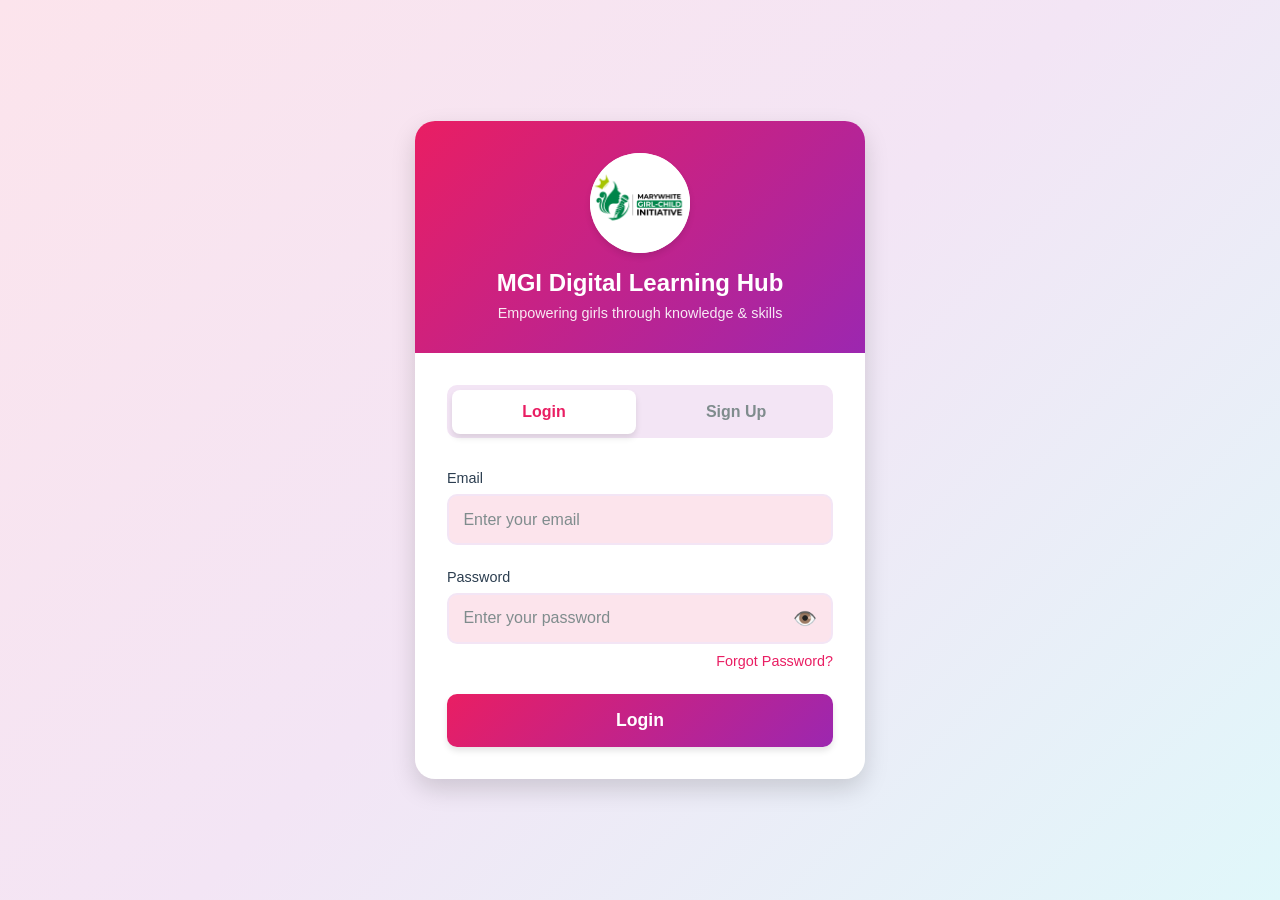
<file: index.html>
<!DOCTYPE html>
<html lang="en">
<head>
    <meta charset="UTF-8">
    <meta name="viewport" content="width=device-width, initial-scale=1.0">
    <title>MGI Digital Learning Hub - Login</title>
    <link rel="stylesheet" href="indexstyle.css">           
</head>
<body>
    <div class="auth-container">
        <div class="auth-header">
            <div class="logo-section">
                <div class="logo">
                    <img src="MGI-LOGO.jpg" alt="MGI Logo" class="logo-img">
                </div>
            </div>
            <h1>MGI Digital Learning Hub</h1>
            <p>Empowering girls through knowledge & skills</p>
        </div>

        <div class="auth-body">
            <div class="tab-buttons">
                <button class="tab-btn active" data-tab="login">Login</button>
                <button class="tab-btn" data-tab="signup">Sign Up</button>
            </div>

            

            <!-- Login Form -->
            <div class="form-container active" id="login-form">
                <form id="loginForm">
                    <div class="form-group">
                        <label for="login-email">Email</label>
                        <input type="email" id="login-email" name="email" placeholder="Enter your email" required>
                    </div>

                    <div class="form-group">
                        <label for="login-password">Password</label>
                        <div class="password-wrapper">
                            <input type="password" id="login-password" name="password" placeholder="Enter your password" required>
                            <button type="button" class="toggle-password" data-target="login-password">👁️</button>
                        </div>
                        <div class="forgot-password">
                            <a id="forgot-password-link">Forgot Password?</a>
                        </div>
                    </div>

                    <button type="submit" class="submit-btn" id="login-btn">
                        <span class="btn-text">Login</span>
                    </button>
                </form>
            </div>

            <!-- Signup Form -->
            <div class="form-container" id="signup-form">
                <form id="signupForm">
                    <div class="form-row">
                        <div class="form-group">
                            <label for="first-name">First Name</label>
                            <input type="text" id="first-name" name="firstName" placeholder="First name" required>
                        </div>

                        <div class="form-group">
                            <label for="last-name">Last Name</label>
                            <input type="text" id="last-name" name="lastName" placeholder="Last name" required>
                        </div>
                    </div>

                    <div class="form-group">
                        <label for="signup-email">Email</label>
                        <input type="email" id="signup-email" name="email" placeholder="Enter your email" required>
                    </div>

                    <div class="form-group">
                        <label for="signup-password">Password</label>
                        <div class="password-wrapper">
                            <input type="password" id="signup-password" name="password" placeholder="Create a password" required minlength="8">
                            <button type="button" class="toggle-password" data-target="signup-password">👁️</button>
                        </div>
                    </div>

                    <div class="form-group">
                        <label for="dob">Date of Birth</label>
                        <div class="dob-container">
                            <div class="dob-select">
                                <select id="dob-month" name="dobMonth" required>
                                    <option value="">Month</option>
                                    <option value="01">January</option>
                                    <option value="02">February</option>
                                    <option value="03">March</option>
                                    <option value="04">April</option>
                                    <option value="05">May</option>
                                    <option value="06">June</option>
                                    <option value="07">July</option>
                                    <option value="08">August</option>
                                    <option value="09">September</option>
                                    <option value="10">October</option>
                                    <option value="11">November</option>
                                    <option value="12">December</option>
                                </select>
                            </div>
                            <div class="dob-select">
                                <select id="dob-day" name="dobDay" required>
                                    <option value="">Day</option>
                                    <!-- Days will be populated by JavaScript -->
                                </select>
                            </div>
                            <div class="dob-select">
                                <select id="dob-year" name="dobYear" required>
                                    <option value="">Year</option>
                                    <!-- Years will be populated by JavaScript -->
                                </select>
                            </div>
                        </div>
                        <input type="hidden" id="dob" name="dateOfBirth">
                    </div>

                    <div class="form-group">
                        <label for="sex">Sex</label>
                        <select id="sex" name="sex" required>
                            <option value="">Select Sex</option>
                            <option value="Male">Male</option>
                            <option value="Female">Female</option>
                            <option value="Other">Other</option>
                            <option value="Prefer not to say">Prefer not to say</option>
                        </select>
                    </div>

                    <div class="form-group">
                        <label for="city">City</label>
                        <input type="text" id="city" name="city" placeholder="Enter your city" required>
                    </div>
                    
                    <button type="submit" class="submit-btn" id="signup-btn">
                        <span class="btn-text">Sign Up</span>
                    </button>
                </form>
            </div>
            <div class="message" id="message"></div>

        </div>
    </div>

    <!-- Forgot Password Modal -->
    <div class="modal-overlay" id="forgot-password-modal">
        <div class="modal">
            <div class="modal-header">
                <h2 class="modal-title">Reset Your Password</h2>
                <button class="close-btn" id="close-modal">&times;</button>
            </div>
            
            <div class="modal-message" id="modal-message"></div>
            
            <p style="margin-bottom: 1.5rem; color: var(--text-light);">
                Enter your email address and we'll send you a link to reset your password.
            </p>
            
            <form id="forgot-password-form">
                <div class="form-group">
                    <label for="forgot-email">Email Address</label>
                    <input type="email" id="forgot-email" name="email" placeholder="Enter your email" required>
                </div>
                
                <button type="submit" class="submit-btn" id="forgot-password-btn">
                    <span class="btn-text">Send Reset Link</span>
                </button>
            </form>
        </div>
    </div>

    <script>
        // Tab switching
        const tabButtons = document.querySelectorAll('.tab-btn');
        const formContainers = document.querySelectorAll('.form-container');
        const messageDiv = document.getElementById('message');

        tabButtons.forEach(btn => {
            btn.addEventListener('click', () => {
                const targetTab = btn.getAttribute('data-tab');
                
                tabButtons.forEach(b => b.classList.remove('active'));
                formContainers.forEach(f => f.classList.remove('active'));
                
                btn.classList.add('active');
                document.getElementById(`${targetTab}-form`).classList.add('active');
                
                hideMessage();
            });
        });

        // Password toggle
        const toggleButtons = document.querySelectorAll('.toggle-password');
        
        toggleButtons.forEach(btn => {
            btn.addEventListener('click', () => {
                const targetId = btn.getAttribute('data-target');
                const input = document.getElementById(targetId);
                
                if (input.type === 'password') {
                    input.type = 'text';
                    btn.textContent = '🙈';
                } else {
                    input.type = 'password';
                    btn.textContent = '👁️';
                }
            });
        });

        // Message functions
        function showMessage(text, type) {
            messageDiv.textContent = text;
            messageDiv.className = `message ${type} show`;
        }

        function hideMessage() {
            messageDiv.classList.remove('show');
        }

        // Modal functionality
        const forgotPasswordLink = document.getElementById('forgot-password-link');
        const forgotPasswordModal = document.getElementById('forgot-password-modal');
        const closeModalBtn = document.getElementById('close-modal');
        const forgotPasswordForm = document.getElementById('forgot-password-form');
        const forgotPasswordBtn = document.getElementById('forgot-password-btn');
        const modalMessage = document.getElementById('modal-message');

        function showModalMessage(text, type) {
            modalMessage.textContent = text;
            modalMessage.className = `modal-message ${type} show`;
        }

        function hideModalMessage() {
            modalMessage.classList.remove('show');
        }

        // Open modal
        forgotPasswordLink.addEventListener('click', () => {
            forgotPasswordModal.classList.add('active');
            hideModalMessage();
            forgotPasswordForm.reset();
        });

        // Close modal
        closeModalBtn.addEventListener('click', () => {
            forgotPasswordModal.classList.remove('active');
        });

        // Close modal when clicking outside
        forgotPasswordModal.addEventListener('click', (e) => {
            if (e.target === forgotPasswordModal) {
                forgotPasswordModal.classList.remove('active');
            }
        });

        // Forgot password form submission
        forgotPasswordForm.addEventListener('submit', async (e) => {
            e.preventDefault();
            
            const email = document.getElementById('forgot-email').value;
            
            if (!email) {
                showModalMessage('Please enter your email address.', 'error');
                return;
            }

            forgotPasswordBtn.disabled = true;
            forgotPasswordBtn.innerHTML = '<span class="loading"></span>';

            try {
                const response = await fetch('https://mgi-login-worker.stevechikeabia.workers.dev/forgot_password', {
                    method: 'POST',
                    headers: {
                        'Content-Type': 'application/json',
                    },
                    body: JSON.stringify({ email })
                });

                const data = await response.json();

                if (response.ok) {
                    showModalMessage('If your email is registered with us, you\'ll receive a message shortly with a link to reset your password.', 'success');
                    forgotPasswordForm.reset();
                    
                    
                } else {
                    showModalMessage(data.error || 'Something went wrong. Please try again.', 'error');
                }
            } catch (error) {
                console.error('Forgot password error:', error);
                showModalMessage('Network error. Please check your connection.', 'error');
            } finally {
                forgotPasswordBtn.disabled = false;
                forgotPasswordBtn.innerHTML = '<span class="btn-text">Send Reset Link</span>';
            }
        });

        // Login form submission
        const loginForm = document.getElementById('loginForm');
        const loginBtn = document.getElementById('login-btn');

        loginForm.addEventListener('submit', async (e) => {
            e.preventDefault();
            
            const formData = {
                email: document.getElementById('login-email').value,
                password: document.getElementById('login-password').value
            };

            loginBtn.disabled = true;
            loginBtn.innerHTML = '<span class="loading"></span>';

            try {
                
                const response = await fetch('https://mgi-login-worker.stevechikeabia.workers.dev/login', {
                    method: 'POST',
                    headers: {
                        'Content-Type': 'application/json',
                    },
                    body: JSON.stringify(formData)
                });

                const data = await response.json();

                if (response.ok) {
                    localStorage.setItem('userEmail', data.email);
                    localStorage.setItem('userRowId', data.row_id);
                    showMessage('Login successful! Redirecting...', 'success');
                    
                    setTimeout(() => {
                         window.location.href = data.redirect;
                        console.log('Redirect to dashboard');
                    }, 1500);
                } else {
                    showMessage(data.message || 'Login failed. Please try again.', 'error');
                }
            } catch (error) {
                console.error('Login error:', error);
                showMessage('Network error. Please check your connection.', 'error');
            } finally {
                loginBtn.disabled = false;
                loginBtn.innerHTML = '<span class="btn-text">Login</span>';
            }
        });

        // Date of Birth functionality
        function initializeDateOfBirth() {
            const yearSelect = document.getElementById('dob-year');
            const monthSelect = document.getElementById('dob-month');
            const daySelect = document.getElementById('dob-day');
            const dobHidden = document.getElementById('dob');

            // Populate years (from 1900 to current year)
            const currentYear = new Date().getFullYear();
            for (let year = currentYear; year >= 1900; year--) {
                const option = document.createElement('option');
                option.value = year;
                option.textContent = year;
                yearSelect.appendChild(option);
            }

            // Set default year to 18 years ago
            const defaultYear = currentYear - 18;
            yearSelect.value = defaultYear;

            // Populate days based on selected month and year
            function updateDays() {
                const selectedMonth = monthSelect.value;
                const selectedYear = yearSelect.value;
                
                // Clear existing days
                daySelect.innerHTML = '<option value="">Day</option>';
                
                if (selectedMonth && selectedYear) {
                    const daysInMonth = new Date(selectedYear, selectedMonth, 0).getDate();
                    
                    for (let day = 1; day <= daysInMonth; day++) {
                        const option = document.createElement('option');
                        option.value = day.toString().padStart(2, '0');
                        option.textContent = day;
                        daySelect.appendChild(option);
                    }
                    
                    // Set default day to 1
                    daySelect.value = '01';
                }
            }

            // Update date hidden field
            function updateHiddenDate() {
                const year = yearSelect.value;
                const month = monthSelect.value;
                const day = daySelect.value;
                
                if (year && month && day) {
                    dobHidden.value = `${year}-${month}-${day}`;
                } else {
                    dobHidden.value = '';
                }
            }

            // Set default month to January and update days
            monthSelect.value = '01';
            updateDays();

            // Add event listeners
            yearSelect.addEventListener('change', function() {
                updateDays();
                updateHiddenDate();
            });

            monthSelect.addEventListener('change', function() {
                updateDays();
                updateHiddenDate();
            });

            daySelect.addEventListener('change', updateHiddenDate);
        }

        // Signup form submission
        const signupForm = document.getElementById('signupForm');
        const signupBtn = document.getElementById('signup-btn');

        signupForm.addEventListener('submit', async (e) => {
            e.preventDefault();
            
            const dobHidden = document.getElementById('dob');
            if (!dobHidden.value) {
                showMessage('Please select a valid date of birth.', 'error');
                return;
            }

            const formData = {
                firstName: document.getElementById('first-name').value,
                lastName: document.getElementById('last-name').value,
                email: document.getElementById('signup-email').value,
                password: document.getElementById('signup-password').value,
                dateOfBirth: dobHidden.value,
                sex: document.getElementById('sex').value,
                city: document.getElementById('city').value
            };

            // Basic validation
            if (formData.password.length < 8) {
                showMessage('Password must be at least 8 characters long.', 'error');
                return;
            }

            signupBtn.disabled = true;
            signupBtn.innerHTML = '<span class="loading"></span>';

            try {
                const response = await fetch('https://mgi-login-worker.stevechikeabia.workers.dev/signup', {
                    method: 'POST',
                    headers: {
                        'Content-Type': 'application/json',
                    },
                    body: JSON.stringify(formData)
                });

                const data = await response.json();

                if (response.ok) {
                    showMessage('Account created successfully! Please login.', 'success');
                    // Switch to login tab
                    setTimeout(() => {
                        document.querySelector('[data-tab="login"]').click();
                        signupForm.reset();
                        // Reset date of birth
                        initializeDateOfBirth();
                    }, 2000);
                } else {
                    showMessage(data.message || 'Signup failed. Please try again.', 'error');
                }
            } catch (error) {
                console.error('Signup error:', error);
                showMessage('Network error. Please check your connection.', 'error');
            } finally {
                signupBtn.disabled = false;
                signupBtn.innerHTML = '<span class="btn-text">Sign Up</span>';
            }
        });

        // Initialize date of birth when page loads
        document.addEventListener('DOMContentLoaded', function() {
            initializeDateOfBirth();
        });

        window.addEventListener('load', () => {
            console.log('Auth page loaded. Replace API endpoints with your Cloudflare Workers URLs.');
        });
    </script>
</body>
</html>
</file>
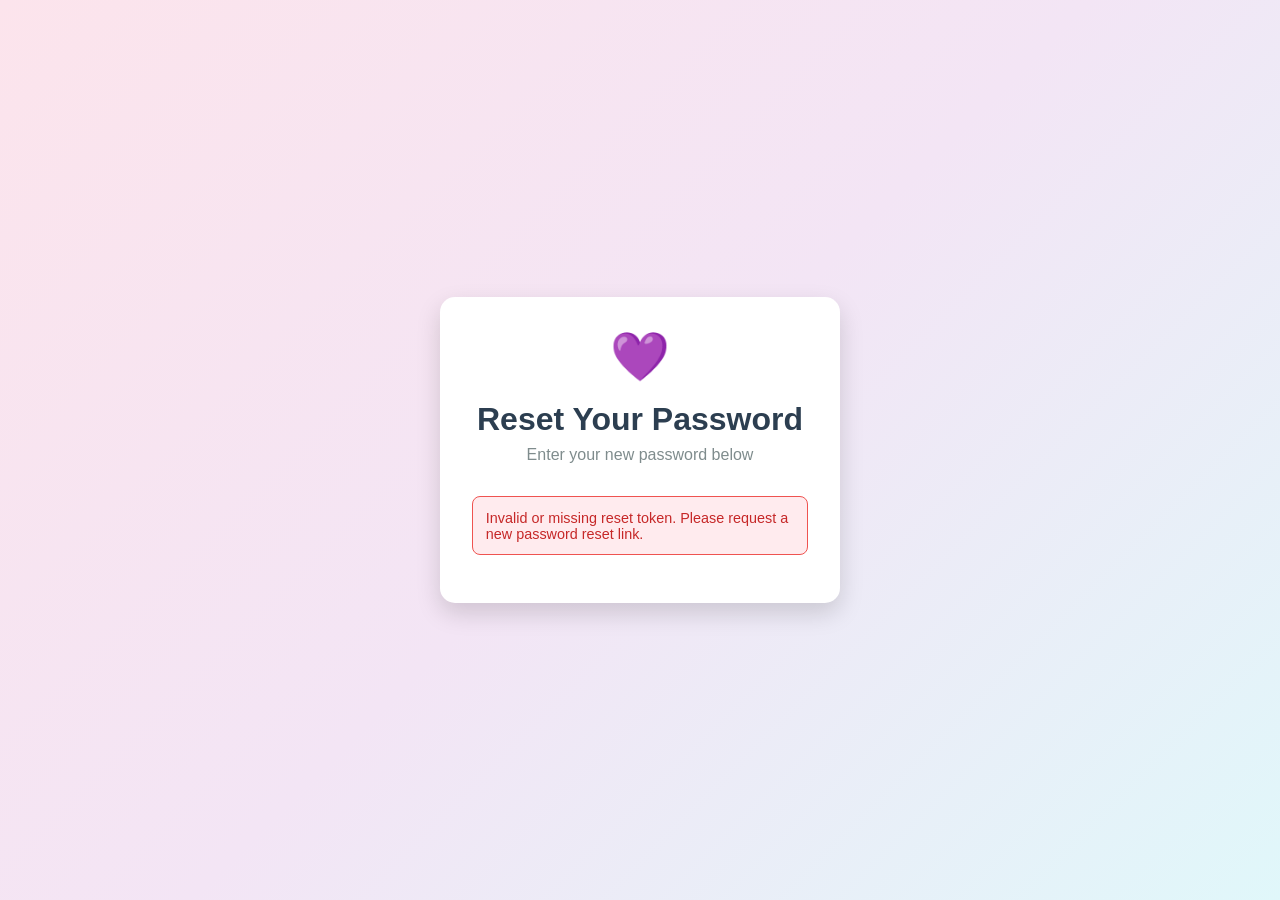
<file: passwordreset.html>
<!DOCTYPE html>
<html lang="en">
<head>
    <meta charset="UTF-8">
    <meta name="viewport" content="width=device-width, initial-scale=1.0">
    <title>Reset Password - MGI Digital Learning Hub</title>
    <style>
        * {
            margin: 0;
            padding: 0;
            box-sizing: border-box;
        }

        body {
            font-family: 'Segoe UI', Tahoma, Geneva, Verdana, sans-serif;
            background: linear-gradient(135deg, #FCE4EC 0%, #F3E5F5 50%, #E0F7FA 100%);
            min-height: 100vh;
            display: flex;
            align-items: center;
            justify-content: center;
            padding: 2rem;
        }

        .reset-container {
            background: white;
            padding: 2rem;
            border-radius: 15px;
            box-shadow: 0 10px 25px rgba(0, 0, 0, 0.15);
            width: 100%;
            max-width: 400px;
        }

        .logo {
            text-align: center;
            font-size: 3rem;
            margin-bottom: 1rem;
        }

        h1 {
            text-align: center;
            color: #2C3E50;
            margin-bottom: 0.5rem;
        }

        .subtitle {
            text-align: center;
            color: #7F8C8D;
            margin-bottom: 2rem;
        }

        .form-group {
            margin-bottom: 1.5rem;
        }

        label {
            display: block;
            margin-bottom: 0.5rem;
            color: #2C3E50;
            font-weight: 500;
        }

        input {
            width: 100%;
            padding: 0.9rem;
            border: 2px solid #F3E5F5;
            border-radius: 10px;
            font-size: 1rem;
            background: #FCE4EC;
            transition: all 0.3s;
        }

        input:focus {
            outline: none;
            border-color: #E91E63;
            background: white;
        }

        .password-wrapper {
            position: relative;
        }

        .toggle-password {
            position: absolute;
            right: 1rem;
            top: 50%;
            transform: translateY(-50%);
            background: none;
            border: none;
            cursor: pointer;
            font-size: 1.2rem;
            color: #7F8C8D;
        }

        .submit-btn {
            width: 100%;
            padding: 1rem;
            background: linear-gradient(135deg, #E91E63 0%, #9C27B0 100%);
            color: white;
            border: none;
            border-radius: 10px;
            font-size: 1.1rem;
            font-weight: 600;
            cursor: pointer;
            transition: all 0.3s;
        }

        .submit-btn:hover:not(:disabled) {
            transform: translateY(-2px);
            box-shadow: 0 5px 15px rgba(233, 30, 99, 0.3);
        }

        .submit-btn:disabled {
            opacity: 0.6;
            cursor: not-allowed;
        }

        .loading {
            display: inline-block;
            width: 16px;
            height: 16px;
            border: 2px solid rgba(255, 255, 255, 0.3);
            border-top-color: white;
            border-radius: 50%;
            animation: spin 0.6s linear infinite;
        }

        @keyframes spin {
            to { transform: rotate(360deg); }
        }

        .message {
            padding: 0.8rem;
            border-radius: 8px;
            margin-bottom: 1rem;
            font-size: 0.9rem;
            display: none;
        }

        .message.show {
            display: block;
            animation: slideDown 0.3s;
        }

        @keyframes slideDown {
            from {
                opacity: 0;
                transform: translateY(-10px);
            }
            to {
                opacity: 1;
                transform: translateY(0);
            }
        }

        .message.error {
            background: #ffebee;
            color: #c62828;
            border: 1px solid #ef5350;
        }

        .message.success {
            background: #e8f5e9;
            color: #2e7d32;
            border: 1px solid #66bb6a;
        }

        .password-requirements {
            font-size: 0.8rem;
            color: #7F8C8D;
            margin-top: 0.5rem;
        }
    </style>
</head>
<body>
    <div class="reset-container">
        <div class="logo">💜</div>
        <h1>Reset Your Password</h1>
        <p class="subtitle">Enter your new password below</p>
        
        <div class="message" id="message"></div>
        
        <form id="resetPasswordForm">
            <div class="form-group">
                <label for="new-password">New Password</label>
                <div class="password-wrapper">
                    <input type="password" id="new-password" name="newPassword" placeholder="Enter new password" required minlength="8">
                    <button type="button" class="toggle-password" data-target="new-password">👁️</button>
                </div>
            </div>

            <div class="form-group">
                <label for="confirm-password">Confirm Password</label>
                <div class="password-wrapper">
                    <input type="password" id="confirm-password" name="confirmPassword" placeholder="Confirm new password" required minlength="8">
                    <button type="button" class="toggle-password" data-target="confirm-password">👁️</button>
                </div>
            </div>

            <div class="password-requirements">
                Password must be at least 8 characters long.
            </div>

            <button type="submit" class="submit-btn" id="reset-btn">
                <span class="btn-text">Reset Password</span>
            </button>
        </form>
    </div>

    <script>
        // Get token from URL
        const urlParams = new URLSearchParams(window.location.search);
        const token = urlParams.get('token');

        // If no token found, show error
        if (!token) {
            showMessage('Invalid or missing reset token. Please request a new password reset link.', 'error');
            document.getElementById('resetPasswordForm').style.display = 'none';
        }

        // Password toggle functionality
        const toggleButtons = document.querySelectorAll('.toggle-password');
        
        toggleButtons.forEach(btn => {
            btn.addEventListener('click', () => {
                const targetId = btn.getAttribute('data-target');
                const input = document.getElementById(targetId);
                
                if (input.type === 'password') {
                    input.type = 'text';
                    btn.textContent = '🙈';
                } else {
                    input.type = 'password';
                    btn.textContent = '👁️';
                }
            });
        });

        // Message functions
        function showMessage(text, type) {
            const messageDiv = document.getElementById('message');
            messageDiv.textContent = text;
            messageDiv.className = `message ${type} show`;
        }

        function hideMessage() {
            document.getElementById('message').classList.remove('show');
        }

        // Form submission
        const resetForm = document.getElementById('resetPasswordForm');
        const resetBtn = document.getElementById('reset-btn');

        resetForm.addEventListener('submit', async (e) => {
            e.preventDefault();
            
            const newPassword = document.getElementById('new-password').value;
            const confirmPassword = document.getElementById('confirm-password').value;

            // Validation
            if (newPassword.length < 8) {
                showMessage('Password must be at least 8 characters long.', 'error');
                return;
            }

            if (newPassword !== confirmPassword) {
                showMessage('Passwords do not match. Please try again.', 'error');
                return;
            }

            resetBtn.disabled = true;
            resetBtn.innerHTML = '<span class="loading"></span> Resetting...';

            try {
                const response = await fetch('https://mgi-login-worker.stevechikeabia.workers.dev/reset_password', {
                    method: 'POST',
                    headers: {
                        'Content-Type': 'application/json',
                    },
                    body: JSON.stringify({
                        token: token,
                        newPassword: newPassword
                    })
                });

                const data = await response.json();

                if (response.ok) {
                    showMessage('Password reset successfully! You can now login with your new password.', 'success');
                    resetForm.reset();
                    
                    // Redirect to login page after 3 seconds
                    setTimeout(() => {
                        window.location.href = 'index.html';
                    }, 3000);
                } else {
                    showMessage(data.error || 'Failed to reset password. Please try again.', 'error');
                }
            } catch (error) {
                console.error('Password reset error:', error);
                showMessage('Network error. Please check your connection and try again.', 'error');
            } finally {
                resetBtn.disabled = false;
                resetBtn.innerHTML = '<span class="btn-text">Reset Password</span>';
            }
        });

        // Real-time password confirmation validation
        const confirmPasswordInput = document.getElementById('confirm-password');
        const newPasswordInput = document.getElementById('new-password');

        confirmPasswordInput.addEventListener('input', () => {
            const newPassword = newPasswordInput.value;
            const confirmPassword = confirmPasswordInput.value;
            
            if (confirmPassword && newPassword !== confirmPassword) {
                confirmPasswordInput.style.borderColor = '#ef5350';
            } else if (confirmPassword && newPassword === confirmPassword) {
                confirmPasswordInput.style.borderColor = '#66bb6a';
            } else {
                confirmPasswordInput.style.borderColor = '#F3E5F5';
            }
        });

        newPasswordInput.addEventListener('input', () => {
            const newPassword = newPasswordInput.value;
            const confirmPassword = confirmPasswordInput.value;
            
            if (confirmPassword && newPassword !== confirmPassword) {
                confirmPasswordInput.style.borderColor = '#ef5350';
            } else if (confirmPassword && newPassword === confirmPassword) {
                confirmPasswordInput.style.borderColor = '#66bb6a';
            }
        });
    </script>
</body>
</html>
</file>
<file: indexstyle.css>
* {
            margin: 0;
            padding: 0;
            box-sizing: border-box;
        }

        :root {
            --primary: #E91E63;
            --secondary: #9C27B0;
            --accent: #00BCD4;
            --light-pink: #FCE4EC;
            --light-purple: #F3E5F5;
            --light-teal: #E0F7FA;
            --text-dark: #2C3E50;
            --text-light: #7F8C8D;
            --white: #FFFFFF;
            --shadow: 0 4px 6px rgba(0, 0, 0, 0.1);
            --shadow-lg: 0 10px 25px rgba(0, 0, 0, 0.15);
        }

        body {
            font-family: 'Segoe UI', Tahoma, Geneva, Verdana, sans-serif;
            background: linear-gradient(135deg, #FCE4EC 0%, #F3E5F5 50%, #E0F7FA 100%);
            min-height: 100vh;
            display: flex;
            align-items: center;
            justify-content: center;
            padding: 2rem;
            color: var(--text-dark);
        }

        .auth-container {
            width: 100%;
            max-width: 450px;
            background: white;
            border-radius: 20px;
            box-shadow: var(--shadow-lg);
            overflow: hidden;
            animation: slideUp 0.5s ease-out;
        }

        @keyframes slideUp {
            from {
                opacity: 0;
                transform: translateY(30px);
            }
            to {
                opacity: 1;
                transform: translateY(0);
            }
        }

        .auth-header {
            background: linear-gradient(135deg, var(--primary) 0%, var(--secondary) 100%);
            padding: 2rem;
            text-align: center;
            color: white;
        }

        .logo {
            width: 70px;
            height: 70px;
            background: white;
            border-radius: 50%;
            margin: 0 auto 1rem;
            display: flex;
            align-items: center;
            justify-content: center;
            font-size: 2rem;
            box-shadow: var(--shadow);
        }

        .auth-header h1 {
            font-size: 1.5rem;
            margin-bottom: 0.5rem;
        }

        .auth-header p {
            font-size: 0.9rem;
            opacity: 0.9;
        }

        .auth-body {
            padding: 2rem;
        }

        .tab-buttons {
            display: flex;
            gap: 0.5rem;
            margin-bottom: 2rem;
            background: var(--light-purple);
            padding: 0.3rem;
            border-radius: 10px;
        }

        .tab-btn {
            flex: 1;
            padding: 0.8rem;
            border: none;
            background: transparent;
            color: var(--text-light);
            font-size: 1rem;
            font-weight: 600;
            cursor: pointer;
            border-radius: 8px;
            transition: all 0.3s;
        }

        .tab-btn.active {
            background: white;
            color: var(--primary);
            box-shadow: var(--shadow);
        }

        .form-container {
            display: none;
        }

        .form-container.active {
            display: block;
            animation: fadeIn 0.3s;
        }

        @keyframes fadeIn {
            from {
                opacity: 0;
            }
            to {
                opacity: 1;
            }
        }

        .form-group {
            margin-bottom: 1.5rem;
        }

        .form-row {
            display: grid;
            grid-template-columns: 1fr 1fr;
            gap: 1rem;
        }

        label {
            display: block;
            margin-bottom: 0.5rem;
            color: var(--text-dark);
            font-weight: 500;
            font-size: 0.9rem;
        }

        input, select {
            width: 100%;
            padding: 0.9rem;
            border: 2px solid var(--light-purple);
            border-radius: 10px;
            font-size: 1rem;
            transition: all 0.3s;
            background: var(--light-pink);
        }

        input:focus, select:focus {
            outline: none;
            border-color: var(--primary);
            background: white;
        }

        input::placeholder {
            color: var(--text-light);
        }

        .password-wrapper {
            position: relative;
        }

        .toggle-password {
            position: absolute;
            right: 1rem;
            top: 50%;
            transform: translateY(-50%);
            background: none;
            border: none;
            cursor: pointer;
            font-size: 1.2rem;
            color: var(--text-light);
        }

        .submit-btn {
            width: 100%;
            padding: 1rem;
            background: linear-gradient(135deg, var(--primary) 0%, var(--secondary) 100%);
            color: white;
            border: none;
            border-radius: 10px;
            font-size: 1.1rem;
            font-weight: 600;
            cursor: pointer;
            transition: all 0.3s;
            box-shadow: var(--shadow);
        }

        .submit-btn:hover {
            transform: translateY(-2px);
            box-shadow: var(--shadow-lg);
        }

        .submit-btn:active {
            transform: translateY(0);
        }

        .submit-btn:disabled {
            opacity: 0.6;
            cursor: not-allowed;
        }

        .loading {
            display: inline-block;
            width: 16px;
            height: 16px;
            border: 2px solid rgba(255, 255, 255, 0.3);
            border-top-color: white;
            border-radius: 50%;
            animation: spin 0.6s linear infinite;
        }

        @keyframes spin {
            to { transform: rotate(360deg); }
        }

        .message {
            padding: 0.8rem;
            border-radius: 8px;
            margin-bottom: 1rem;
            font-size: 0.9rem;
            display: none;
        }

        .message.show {
            display: block;
            animation: slideDown 0.3s;
        }

        @keyframes slideDown {
            from {
                opacity: 0;
                transform: translateY(-10px);
            }
            to {
                opacity: 1;
                transform: translateY(0);
            }
        }

        .message.error {
            background: #ffebee;
            color: #c62828;
            border: 1px solid #ef5350;
        }

        .message.success {
            background: #e8f5e9;
            color: #2e7d32;
            border: 1px solid #66bb6a;
        }

        .forgot-password {
            text-align: right;
            margin-top: 0.5rem;
        }

        .forgot-password a {
            color: var(--primary);
            text-decoration: none;
            font-size: 0.9rem;
            cursor: pointer;
        }

        .forgot-password a:hover {
            text-decoration: underline;
        }

        .divider {
            text-align: center;
            margin: 1.5rem 0;
            color: var(--text-light);
            position: relative;
        }

        .divider::before,
        .divider::after {
            content: '';
            position: absolute;
            top: 50%;
            width: 40%;
            height: 1px;
            background: var(--light-purple);
        }

        .divider::before {
            left: 0;
        }

        .divider::after {
            right: 0;
        }

        /* Date of Birth Custom Styles */
        .dob-container {
            display: flex;
            gap: 0.5rem;
        }

        .dob-select {
            flex: 1;
        }

        .dob-select select {
            width: 100%;
            padding: 0.9rem;
            border: 2px solid var(--light-purple);
            border-radius: 10px;
            font-size: 1rem;
            background: var(--light-pink);
            cursor: pointer;
        }

        .dob-select select:focus {
            outline: none;
            border-color: var(--primary);
            background: white;
        }

        /* Modal Styles */
        .modal-overlay {
            position: fixed;
            top: 0;
            left: 0;
            width: 100%;
            height: 100%;
            background: rgba(0, 0, 0, 0.5);
            display: none;
            align-items: center;
            justify-content: center;
            z-index: 1000;
            animation: fadeIn 0.3s;
        }

        .modal-overlay.active {
            display: flex;
        }

        .modal {
            background: white;
            border-radius: 15px;
            padding: 2rem;
            width: 90%;
            max-width: 400px;
            box-shadow: var(--shadow-lg);
            animation: slideUp 0.3s;
        }

        .modal-header {
            display: flex;
            justify-content: space-between;
            align-items: center;
            margin-bottom: 1.5rem;
        }

        .modal-title {
            font-size: 1.3rem;
            color: var(--text-dark);
            font-weight: 600;
        }

        .close-btn {
            background: none;
            border: none;
            font-size: 1.5rem;
            cursor: pointer;
            color: var(--text-light);
            padding: 0;
            width: 30px;
            height: 30px;
            display: flex;
            align-items: center;
            justify-content: center;
            border-radius: 50%;
            transition: all 0.3s;
        }

        .close-btn:hover {
            background: var(--light-pink);
            color: var(--primary);
        }

        .modal-message {
            padding: 1rem;
            border-radius: 8px;
            margin-bottom: 1rem;
            font-size: 0.9rem;
            display: none;
        }

        .modal-message.show {
            display: block;
        }

        .modal-message.success {
            background: #e8f5e9;
            color: #2e7d32;
            border: 1px solid #66bb6a;
        }

        .modal-message.error {
            background: #ffebee;
            color: #c62828;
            border: 1px solid #ef5350;
        }

        @media (max-width: 768px) {
            body {
                padding: 1rem;
            }

            .auth-container {
                max-width: 100%;
            }

            .auth-body {
                padding: 1.5rem;
            }

            .form-row {
                grid-template-columns: 1fr;
            }

            .auth-header h1 {
                font-size: 1.3rem;
            }

            .logo {
                width: 60px;
                height: 60px;
                font-size: 1.8rem;
            }

            .modal {
                padding: 1.5rem;
                margin: 1rem;
            }

            .dob-container {
                flex-direction: column;
                gap: 0.8rem;
            }
        }
        .logo {
            width: 100px;
            height: 100px;
            background: white;
            border-radius: 50%;
            display: flex;
            align-items: center;
            justify-content: center;
            box-shadow: var(--shadow);
            overflow: hidden; /* make sure image stays inside the circle */
        }
        
        .logo-img {
            width: 100%;  /* make image fit the container */
            height: 100%;
            object-fit: cover; /* fill container while keeping aspect ratio */
        }
</file>
